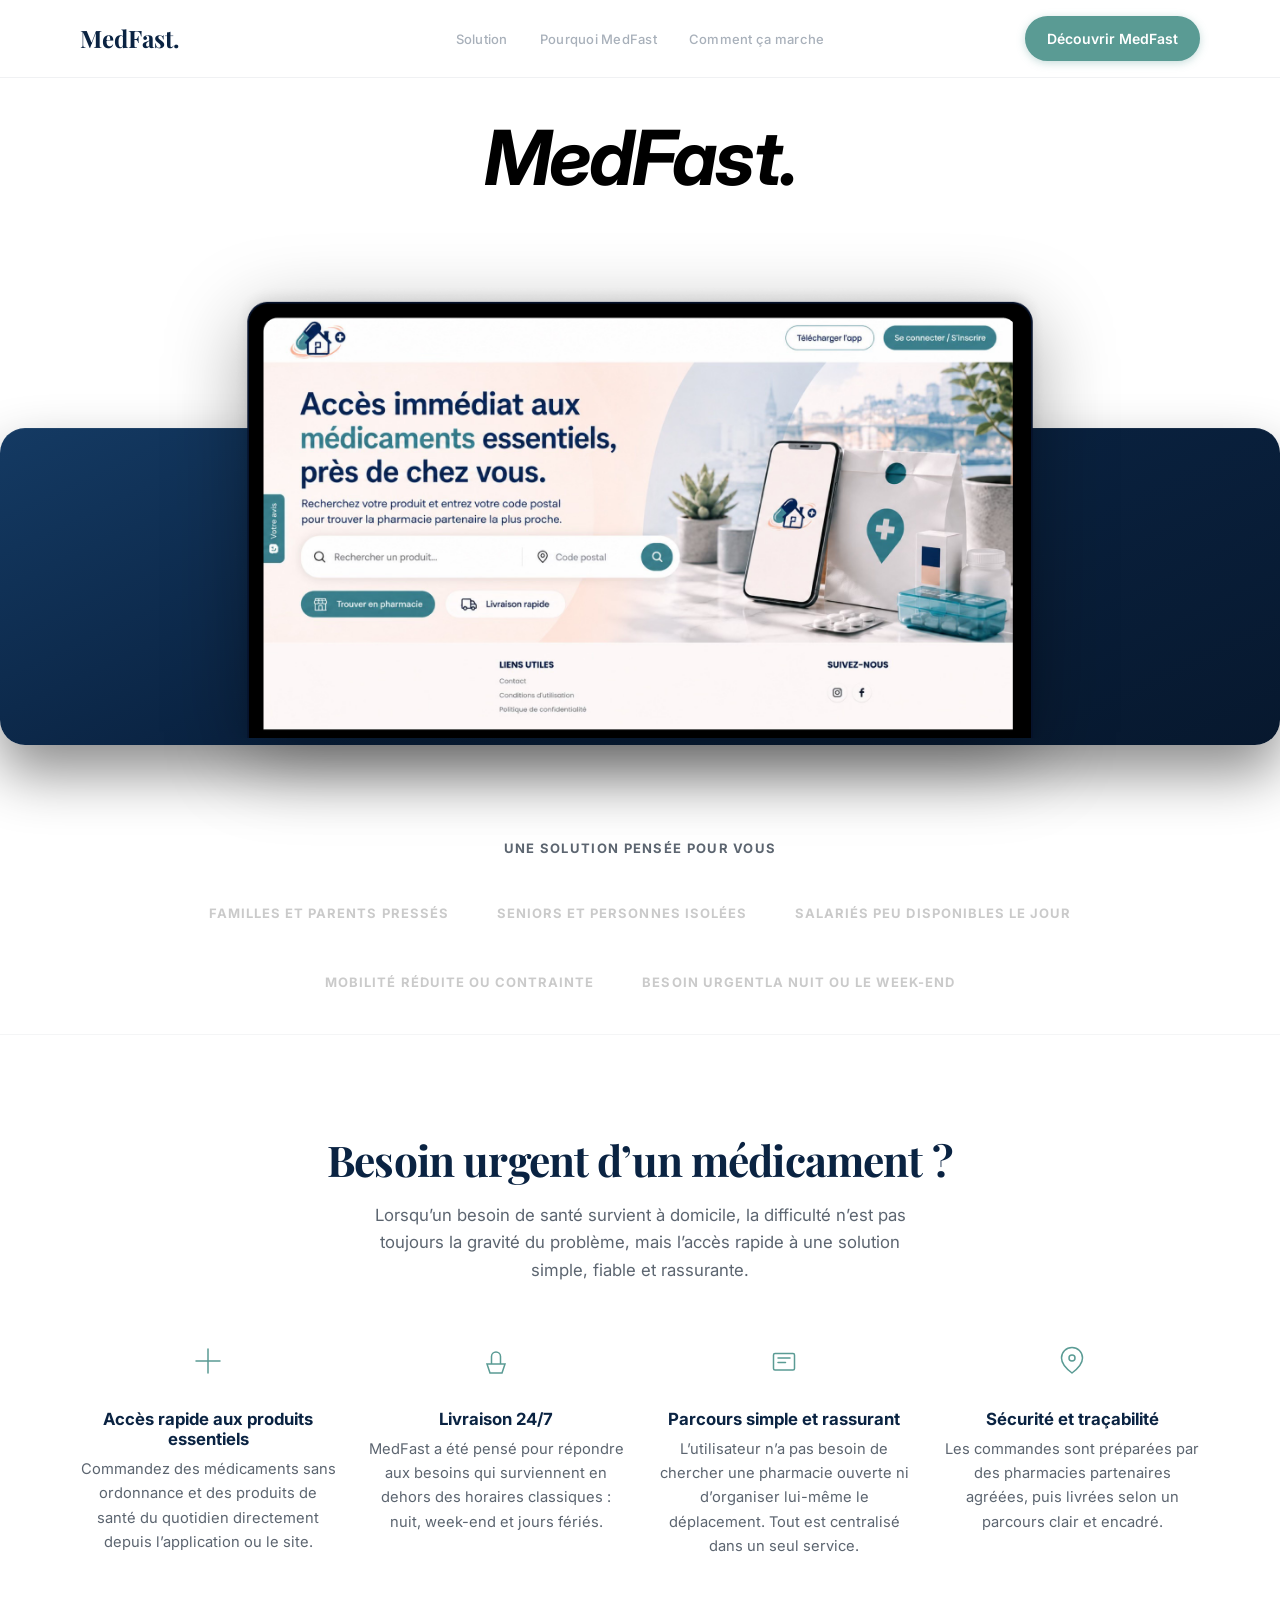
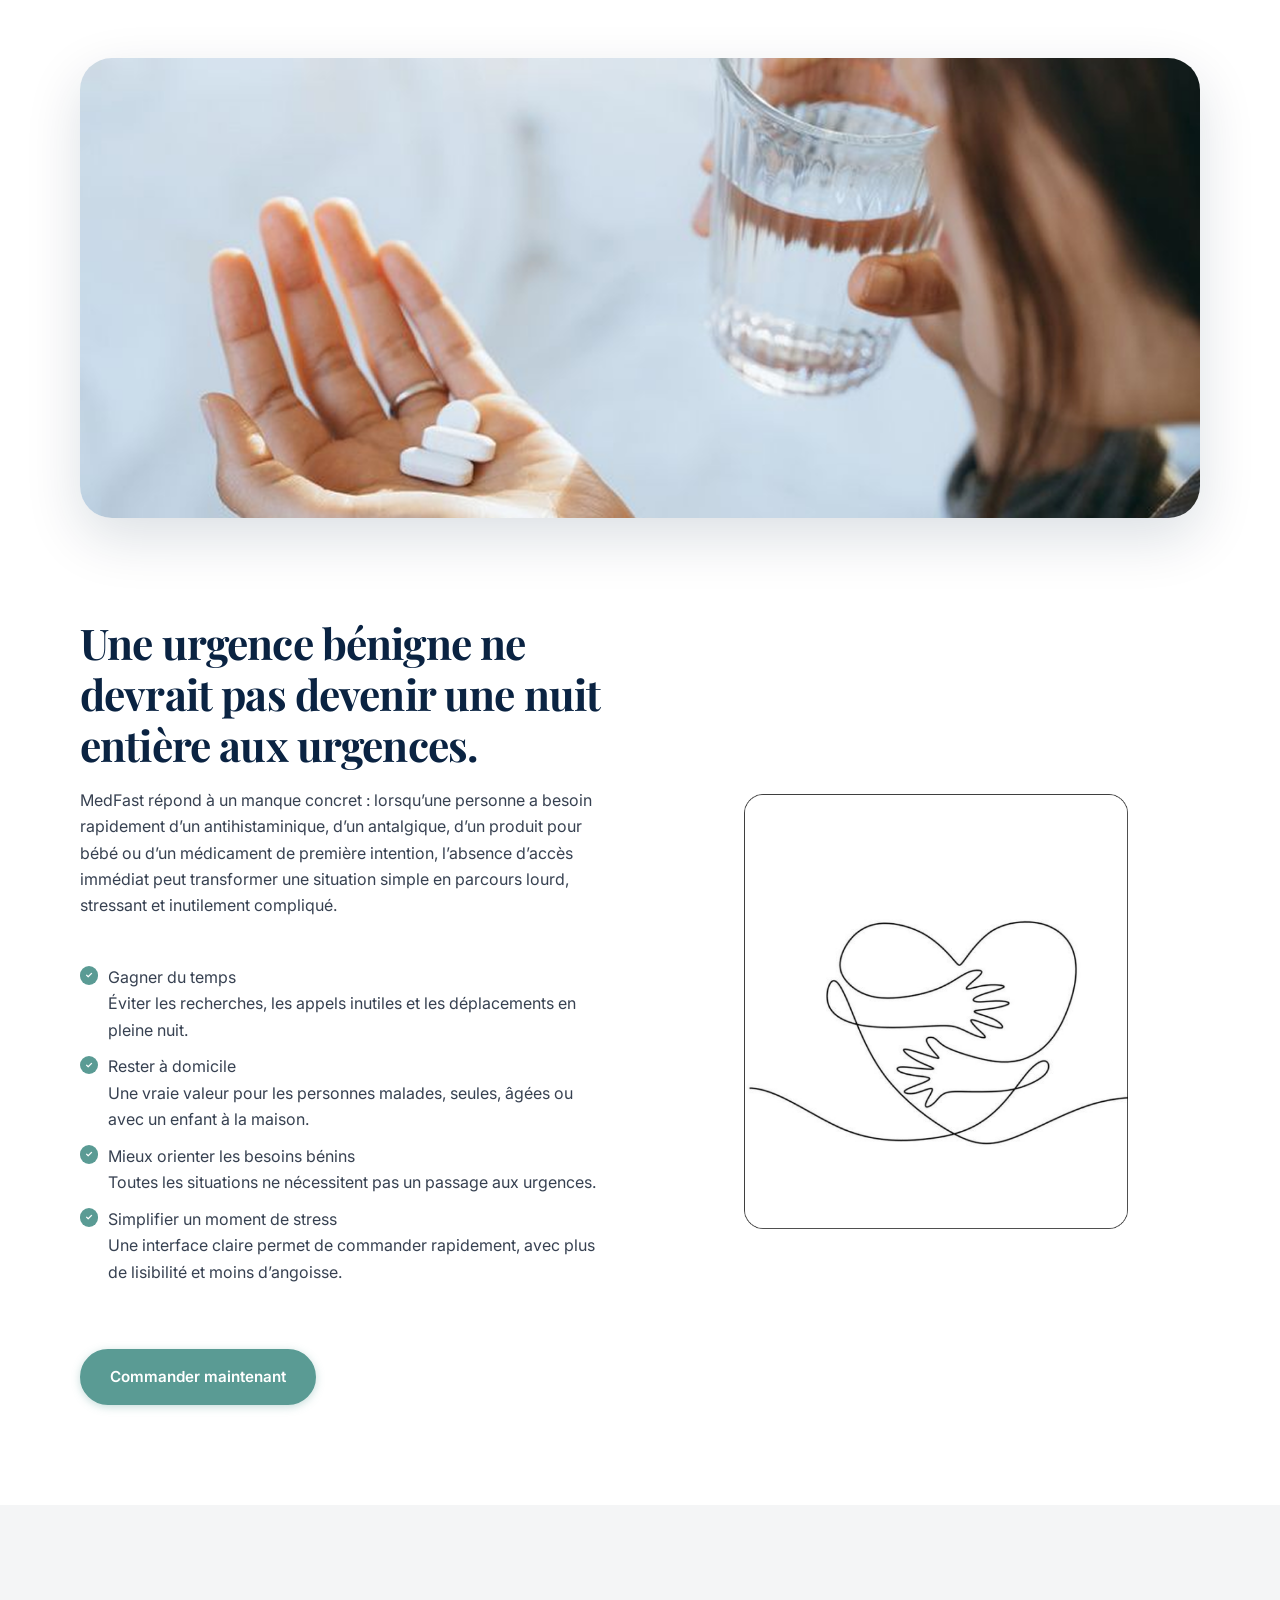
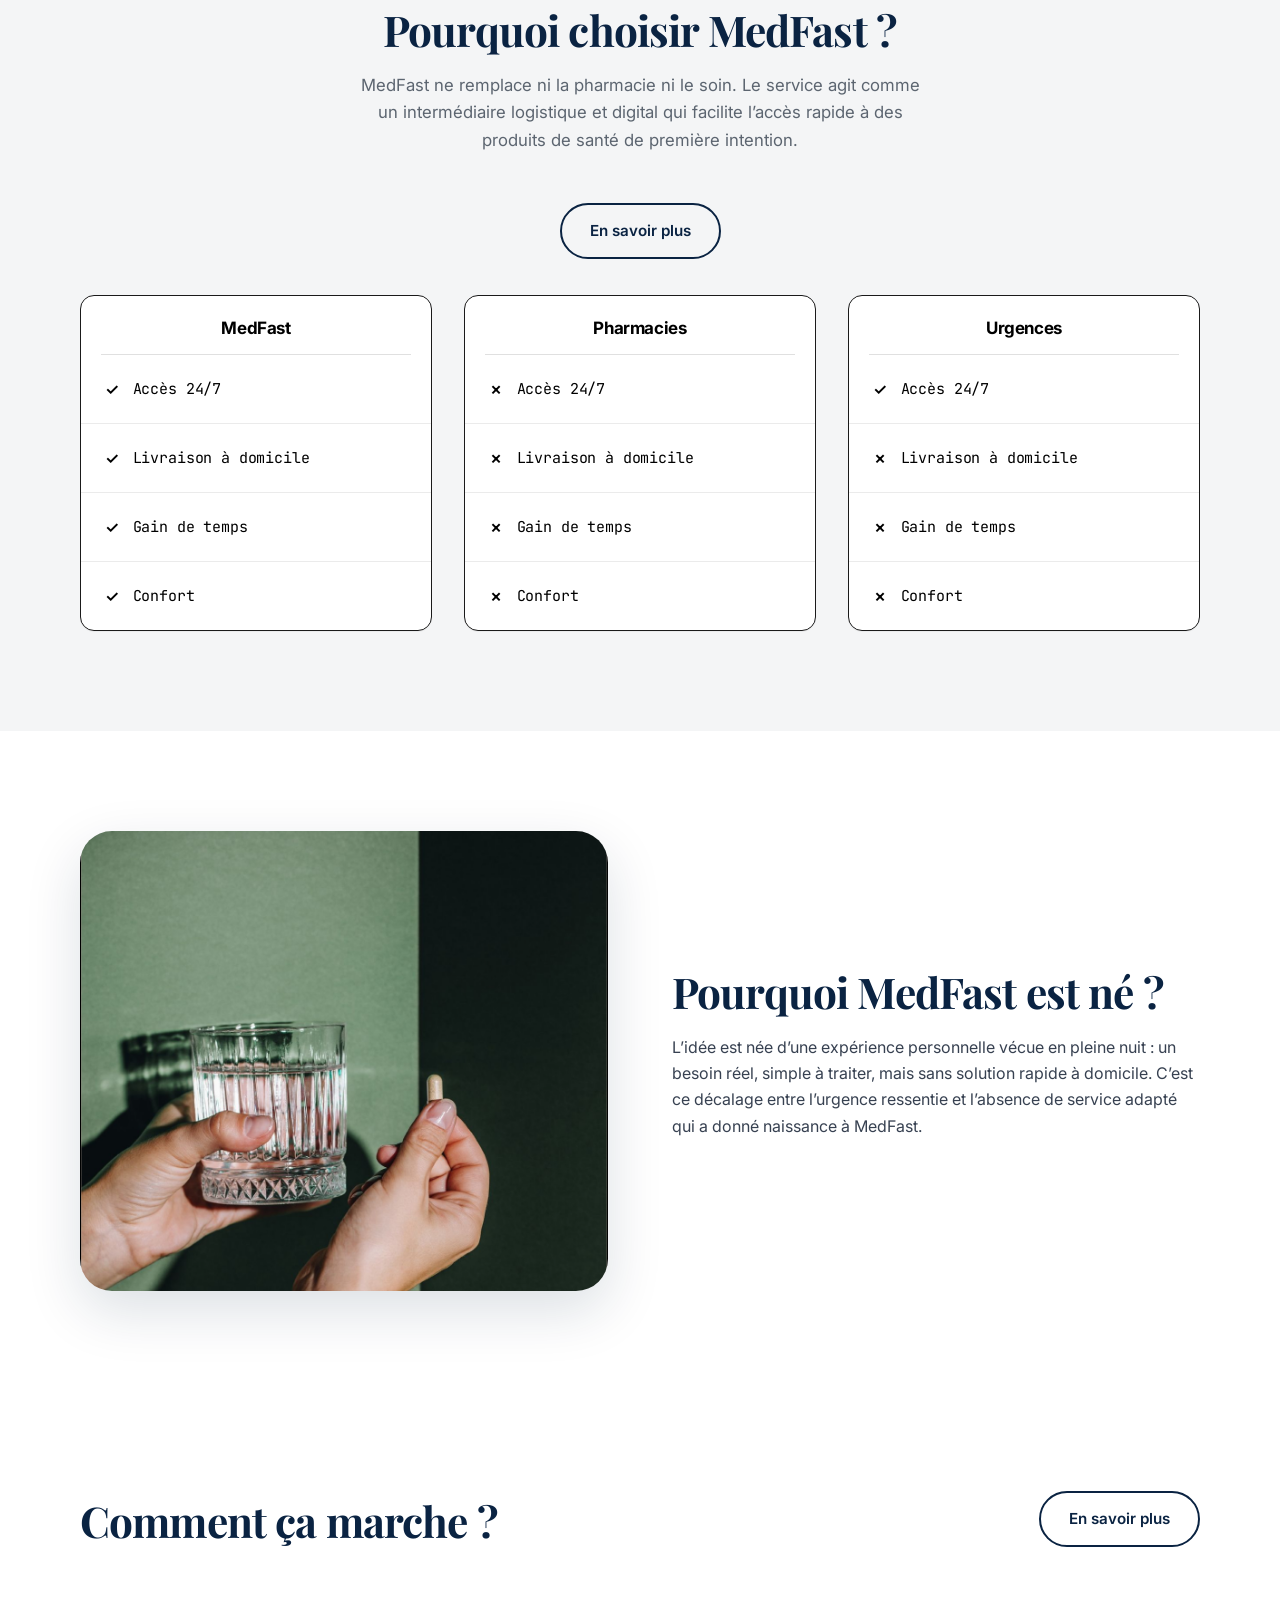
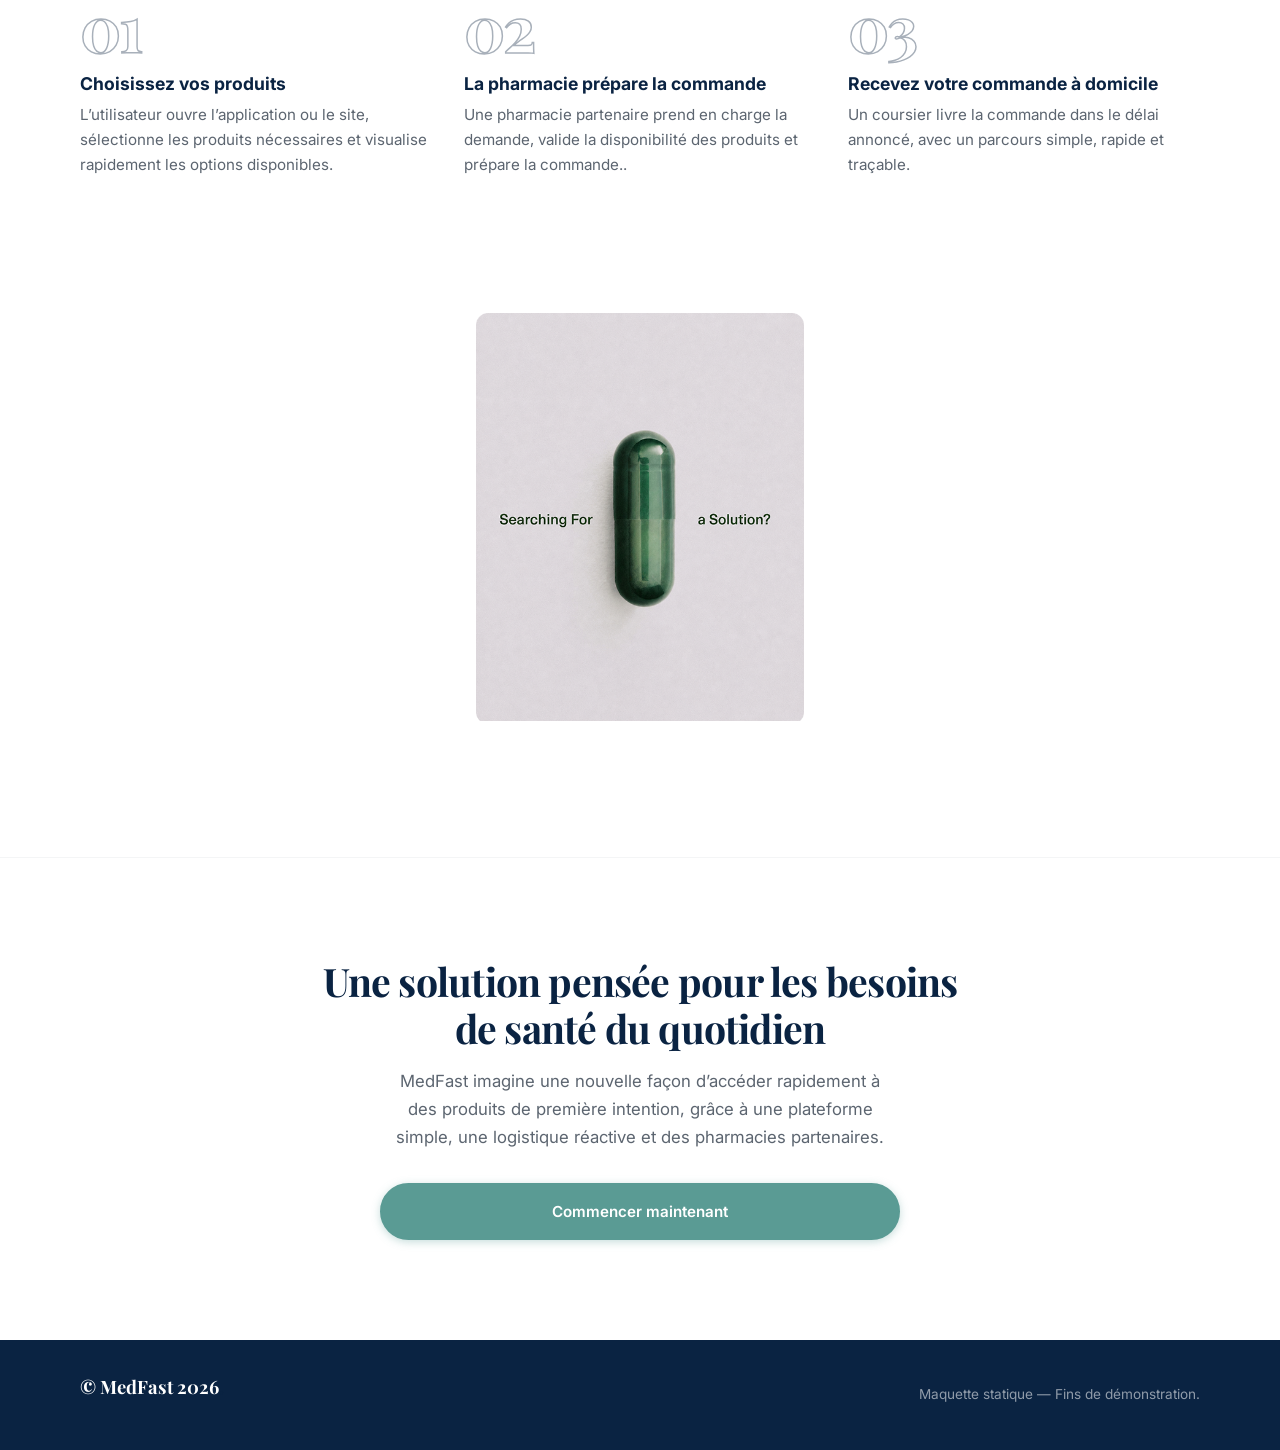
<file: index.html>
<!DOCTYPE html>
<html lang="fr">
<head>
  <meta charset="UTF-8" />
  <meta name="viewport" content="width=device-width, initial-scale=1.0" />
  <title>MedFast — Santé à portée de main</title>
  <link rel="preconnect" href="https://fonts.googleapis.com" />
  <link rel="preconnect" href="https://fonts.gstatic.com" crossorigin />
  <link href="https://fonts.googleapis.com/css2?family=Inter:wght@400;500;600;700&family=JetBrains+Mono:wght@400;500&family=Playfair+Display:ital,wght@0,600;0,700;1,600&display=swap" rel="stylesheet" />
  <link rel="stylesheet" href="styles.css" />
</head>
<body>
  <header class="site-header">
    <div class="container header-inner">
      <a href="#accueil" class="logo">MedFast<span class="logo-dot">.</span></a>
      <button type="button" class="nav-toggle" aria-label="Ouvrir le menu" aria-expanded="false">
        <span></span><span></span><span></span>
      </button>
      <nav class="main-nav" aria-label="Navigation principale">
        <ul>
          <li><a href="#solution">Solution</a></li>
          <li><a href="#pourquoi-medfast">Pourquoi MedFast</a></li>
          <li><a href="#comment-ca-marche">Comment ça marche</a></li>
        </ul>
      </nav>
      <a href="#solution" class="btn btn--sm btn--primary header-cta">Découvrir MedFast</a>
    </div>
  </header>

  <main>
    <section id="accueil" class="hero hero--showcase" aria-labelledby="hero-brand-heading">
      <div class="container hero-showcase-inner">
        <h1 id="hero-brand-heading" class="hero-brand-title">
          MedFast<span class="hero-brand-dot">.</span>
        </h1>
      </div>
      <div class="hero-device-stage">
        <div class="hero-blue-panel" aria-hidden="true"></div>
        <div class="hero-device-wrap">
          <img
            class="hero-device-img hero-device-img--tablet"
            src="images/Ipad.png"
            alt="Aperçu de l’application MedFast sur tablette"
            width="1200"
            height="900"
            decoding="async"
          />
          <img
            class="hero-device-img hero-device-img--phone"
            src="images/iPhone.png"
            alt="Aperçu de l’application MedFast sur téléphone"
            width="600"
            height="1200"
            decoding="async"
          />
        </div>
      </div>
    </section>

    <section class="partners partners--audience" aria-labelledby="audience-heading">
      <div class="container partners-stack">
        <h2 id="audience-heading" class="partners-heading">Une solution pensée pour vous</h2>
        <div class="partners-row">
          <span class="partner-logo">Familles et parents pressés</span>
          <span class="partner-logo">Seniors et personnes isolées</span>
          <span class="partner-logo">Salariés peu disponibles le jour</span>
          <span class="partner-logo">Mobilité réduite ou contrainte</span>
          <span class="partner-logo">Besoin urgentla nuit ou le week-end</span>
        </div>
      </div>
    </section>

    <section id="solution" class="section section--pharmacist">
      <div class="container">
        <h2 class="section-title">Besoin urgent d’un médicament ?</h2>
        <p class="section-lead">
          Lorsqu’un besoin de santé survient à domicile, la difficulté n’est pas toujours la gravité du problème, mais l’accès rapide à une solution simple, fiable et rassurante.
        </p>
        <div class="grid grid--4">
          <article class="feature-card">
            <div class="feature-icon" aria-hidden="true">
              <svg viewBox="0 0 48 48" fill="none"><path d="M24 8v32M8 24h32" stroke="currentColor" stroke-width="2" stroke-linecap="round"/></svg>
            </div>
            <h3>Accès rapide aux produits essentiels</h3>
            <p>Commandez des médicaments sans ordonnance et des produits de santé du quotidien directement depuis l’application ou le site.</p>
          </article>
          <article class="feature-card">
            <div class="feature-icon" aria-hidden="true">
              <svg viewBox="0 0 48 48" fill="none"><path d="M12 28h24l-4 12H16l-4-12z" stroke="currentColor" stroke-width="2"/><path d="M18 28V18a6 6 0 1112 0v10" stroke="currentColor" stroke-width="2"/></svg>
            </div>
            <h3>Livraison 24/7</h3>
            <p>MedFast a été pensé pour répondre aux besoins qui surviennent en dehors des horaires classiques : nuit, week-end et jours fériés.</p>
          </article>
          <article class="feature-card">
            <div class="feature-icon" aria-hidden="true">
              <svg viewBox="0 0 48 48" fill="none"><rect x="10" y="14" width="28" height="22" rx="2" stroke="currentColor" stroke-width="2"/><path d="M16 20h16M16 26h10" stroke="currentColor" stroke-width="2" stroke-linecap="round"/></svg>
            </div>
            <h3>Parcours simple et rassurant</h3>
            <p>L’utilisateur n’a pas besoin de chercher une pharmacie ouverte ni d’organiser lui-même le déplacement. Tout est centralisé dans un seul service.</p>
          </article>
          <article class="feature-card">
            <div class="feature-icon" aria-hidden="true">
              <svg viewBox="0 0 48 48" fill="none"><path d="M24 40c8-6 14-12 14-20a14 14 0 10-28 0c0 8 6 14 14 20z" stroke="currentColor" stroke-width="2"/><circle cx="24" cy="20" r="4" stroke="currentColor" stroke-width="2"/></svg>
            </div>
            <h3>Sécurité et traçabilité</h3>
            <p>Les commandes sont préparées par des pharmacies partenaires agréées, puis livrées selon un parcours clair et encadré.</p>
          </article>
        </div>
      </div>
    </section>

    <section class="banner-img">
      <div class="container">
        <figure class="rounded-photo">
          <img src=".\images\need 1.png" alt="" width="1400" height="560" loading="lazy" />
        </figure>
      </div>
    </section>

    <section class="section section--urgency">
      <div class="container split">
        <div class="split__text">
          <h2 class="section-title section-title--left">Une urgence bénigne ne devrait pas devenir une nuit entière aux urgences.</h2>
          <p>
            MedFast répond à un manque concret : lorsqu’une personne a besoin rapidement d’un antihistaminique, d’un antalgique, d’un produit pour bébé ou d’un médicament de première intention, l’absence d’accès immédiat peut transformer une situation simple en parcours lourd, stressant et inutilement compliqué.
          </p>
          <ul class="check-list">
            <li>Gagner du temps <br /> Éviter les recherches, les appels inutiles et les déplacements en pleine nuit.</li>
            <li>Rester à domicile <br /> Une vraie valeur pour les personnes malades, seules, âgées ou avec un enfant à la maison.</li>
            <li>Mieux orienter les besoins bénins <br />Toutes les situations ne nécessitent pas un passage aux urgences.</li>
            <li>Simplifier un moment de stress <br />Une interface claire permet de commander rapidement, avec plus de lisibilité et moins d’angoisse.</li>
          </ul>
          <a href="commander.html" class="btn btn--primary">Commander maintenant</a>
        </div>
        <div class="split__visual split__visual--heart" aria-hidden="true">
          <figure class="split__figure">
            <img src=".\images\Image2.png" alt="" width="640" height="800" loading="lazy" />
          </figure>
        </div>
      </div>
    </section>

    <section id="pourquoi-medfast" class="section section--why section--muted">
      <div class="container">
        <h2 class="section-title">Pourquoi choisir MedFast&nbsp;?</h2>
        <p class="section-lead">MedFast ne remplace ni la pharmacie ni le soin. Le service agit comme un intermédiaire logistique et digital qui facilite l’accès rapide à des produits de santé de première intention.</p>
        <div class="why-cta-wrap">
          <a href="#" class="btn btn--outline">En savoir plus</a>
        </div>

        <div class="why-cards">
          <div class="accordion accordion--boxed accordion--static" role="region" aria-labelledby="benefit-card-medfast">
            <h3 id="benefit-card-medfast" class="accordion-card-title">MedFast</h3>
            <div class="accordion-card-divider" aria-hidden="true"></div>
            <ul class="accordion-static-list">
              <li class="accordion-static-row">
                <span class="accordion-check" aria-hidden="true">✓</span>
                <span class="accordion-label">Accès 24/7</span>
              </li>
              <li class="accordion-static-row">
                <span class="accordion-check" aria-hidden="true">✓</span>
                <span class="accordion-label">Livraison à domicile</span>
              </li>
              <li class="accordion-static-row">
                <span class="accordion-check" aria-hidden="true">✓</span>
                <span class="accordion-label">Gain de temps</span>
              </li>
              <li class="accordion-static-row">
                <span class="accordion-check" aria-hidden="true">✓</span>
                <span class="accordion-label">Confort</span>
              </li>
            </ul>
          </div>

          <div class="accordion accordion--boxed accordion--static" role="region" aria-labelledby="benefit-card-pharmacies">
            <h3 id="benefit-card-pharmacies" class="accordion-card-title">Pharmacies</h3>
            <div class="accordion-card-divider" aria-hidden="true"></div>
            <ul class="accordion-static-list">
              <li class="accordion-static-row">
                <span class="accordion-check" aria-hidden="true">✗</span>
                <span class="accordion-label">Accès 24/7</span>
              </li>
              <li class="accordion-static-row">
                <span class="accordion-check" aria-hidden="true">✗</span>
                <span class="accordion-label">Livraison à domicile</span>
              </li>
              <li class="accordion-static-row">
                <span class="accordion-check" aria-hidden="true">✗</span>
                <span class="accordion-label">Gain de temps</span>
              </li>
              <li class="accordion-static-row">
                <span class="accordion-check" aria-hidden="true">✗</span>
                <span class="accordion-label">Confort</span>
              </li>
            </ul>
          </div>

          <div class="accordion accordion--boxed accordion--static" role="region" aria-labelledby="benefit-card-urgences">
            <h3 id="benefit-card-urgences" class="accordion-card-title">Urgences</h3>
            <div class="accordion-card-divider" aria-hidden="true"></div>
            <ul class="accordion-static-list">
              <li class="accordion-static-row">
                <span class="accordion-check" aria-hidden="true">✓</span>
                <span class="accordion-label">Accès 24/7</span>
              </li>
              <li class="accordion-static-row">
                <span class="accordion-check" aria-hidden="true">✗</span>
                <span class="accordion-label">Livraison à domicile</span>
              </li>
              <li class="accordion-static-row">
                <span class="accordion-check" aria-hidden="true">✗</span>
                <span class="accordion-label">Gain de temps</span>
              </li>
              <li class="accordion-static-row">
                <span class="accordion-check" aria-hidden="true">✗</span>
                <span class="accordion-label">Confort</span>
              </li>
            </ul>
          </div>
        </div>

      </div>
    </section>

    <section class="section section--feature-split">
      <div class="container split split--reverse-mobile">
        <figure class="rounded-photo split__figure">
          <img src=".\images\Image.png" alt="" width="640" height="800" loading="lazy" />
        </figure>
        <div class="split__text">
          <h2 class="section-title section-title--left">Pourquoi MedFast est né ? </h2>
          <p>
            L’idée est née d’une expérience personnelle vécue en pleine nuit : un besoin réel, simple à traiter, mais sans solution rapide à domicile. C’est ce décalage entre l’urgence ressentie et l’absence de service adapté qui a donné naissance à MedFast.
          </p>
        </div>
      </div>
    </section>

    <section id="comment-ca-marche" class="section section--process">
      <div class="container">
        <div class="process-head">
          <h2 class="section-title section-title--left">Comment ça marche&nbsp;?</h2>
          <a href="#" class="btn btn--outline process-signup">En savoir plus </a>
        </div>
        <div class="grid grid--3 process-grid">
          <article class="process-step">
            <span class="process-num">01</span>
            <h3>Choisissez vos produits</h3>
            <p>L’utilisateur ouvre l’application ou le site, sélectionne les produits nécessaires et visualise rapidement les options disponibles.</p>
          </article>
          <article class="process-step">
            <span class="process-num">02</span>
            <h3>La pharmacie prépare la commande</h3>
            <p>Une pharmacie partenaire prend en charge la demande, valide la disponibilité des produits et prépare la commande..</p>
          </article>
          <article class="process-step">
            <span class="process-num">03</span>
            <h3>Recevez votre commande à domicile</h3>
            <p>Un coursier livre la commande dans le délai annoncé, avec un parcours simple, rapide et traçable.</p>
          </article>
        </div>
      </div>
    </section>

    <section class="section pill-showcase">
      <div class="container pill-showcase-inner">
        <div class="pill-frame">
          <img src=".\images\ChatGPT Image May 4, 2026 at 11_13_25 AM 1.png" alt="" width="600" height="600" loading="lazy" />
        </div>
      </div>
    </section>

    <section class="footer-cta">
      <div class="container footer-cta-inner">
        <h2 class="footer-cta-title">Une solution pensée pour les besoins de santé du quotidien</h2>
        <p class="footer-cta-lead text-muted">
          MedFast imagine une nouvelle façon d’accéder rapidement à des produits de première intention, grâce à une plateforme simple, une logistique réactive et des pharmacies partenaires.
        </p>
        <a href="commander.html" class="btn btn--primary btn--wide">Commencer maintenant</a>
      </div>
    </section>
  </main>

  <footer class="site-footer">
    <div class="container footer-bottom">
      <p class="logo logo--small">© MedFast 2026<span class="logo-dot">.</span></p>
      <p class="copyright text-muted">Maquette statique — Fins de démonstration.</p>
    </div>
  </footer>

  <script src="script.js"></script>
</body>
</html>
</file>
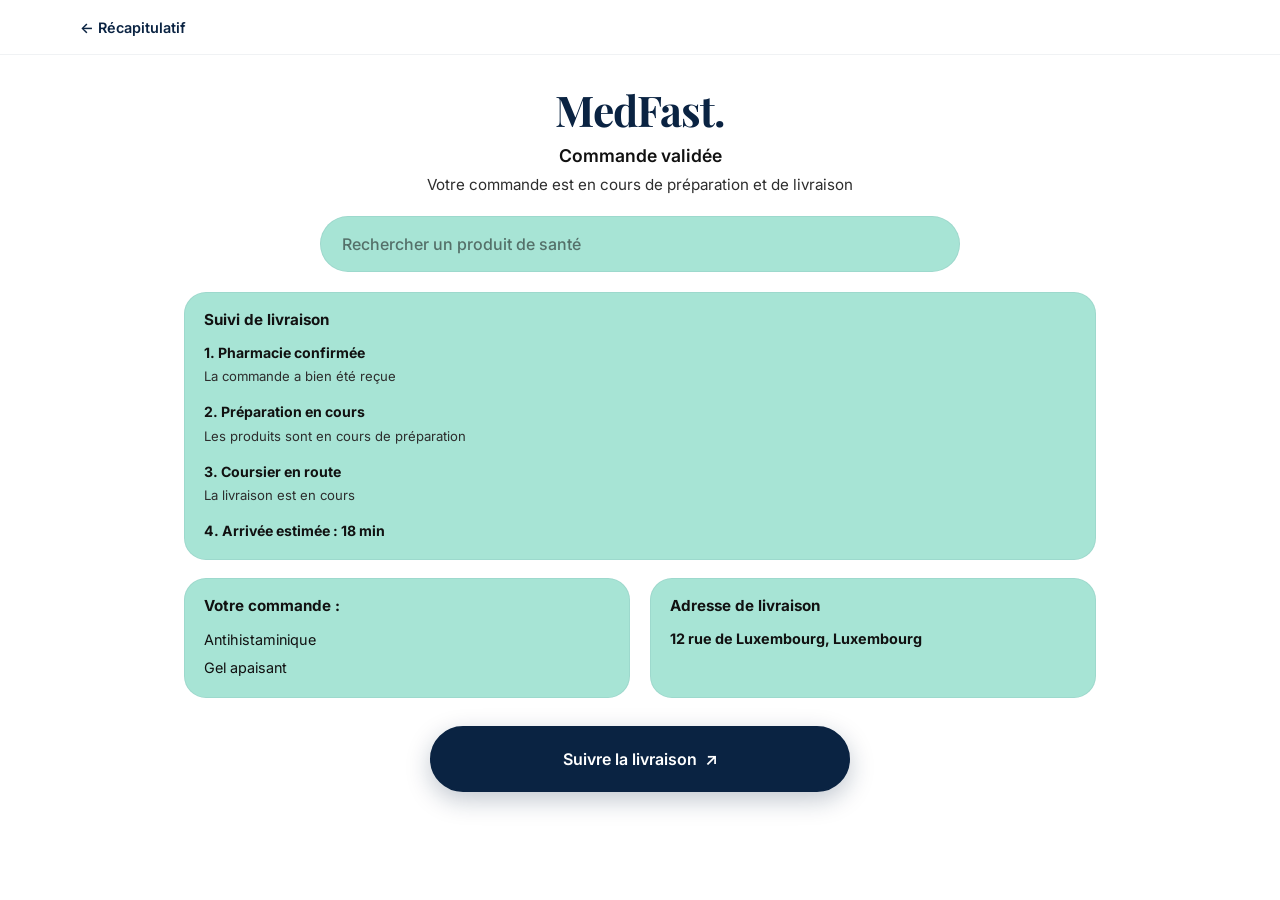
<file: commande-validee.html>
<!DOCTYPE html>
<html lang="fr">
<head>
  <meta charset="UTF-8" />
  <meta name="viewport" content="width=device-width, initial-scale=1.0" />
  <title>Commande validée — MedFast</title>
  <link rel="preconnect" href="https://fonts.googleapis.com" />
  <link rel="preconnect" href="https://fonts.gstatic.com" crossorigin />
  <link href="https://fonts.googleapis.com/css2?family=Inter:wght@400;500;600;700&family=Playfair+Display:ital,wght@0,600;0,700;1,600&display=swap" rel="stylesheet" />
  <link rel="stylesheet" href="styles.css" />
</head>
<body class="page-confirm">
  <header class="catalog-header">
    <div class="catalog-header-inner">
      <a href="recapitulatif.html" class="catalog-back">← Récapitulatif</a>
    </div>
  </header>

  <main class="confirm-main" id="commande-validee">
    <div class="confirm-wrap">
      <header class="confirm-head">
        <p class="confirm-logo">MedFast<span class="catalog-logo-dot">.</span></p>
        <h1 class="confirm-title">Commande validée</h1>
        <p class="confirm-subtitle">
          Votre commande est en cours de préparation et de livraison
        </p>
      </header>

      <form class="confirm-search" role="search" action="#" method="get">
        <label class="visually-hidden" for="confirm-q">Rechercher un produit de santé</label>
        <input
          id="confirm-q"
          class="confirm-search-input"
          type="search"
          name="q"
          placeholder="Rechercher un produit de santé"
          autocomplete="off"
        />
      </form>

      <div class="confirm-blocks">
        <section class="recap-card confirm-card" aria-labelledby="confirm-track-heading">
          <h2 id="confirm-track-heading" class="confirm-card-title">Suivi de livraison</h2>
          <ol class="confirm-steps">
            <li class="confirm-step">
              <span class="confirm-step-label">1. Pharmacie confirmée</span>
              <p class="confirm-step-desc">La commande a bien été reçue</p>
            </li>
            <li class="confirm-step">
              <span class="confirm-step-label">2. Préparation en cours</span>
              <p class="confirm-step-desc">Les produits sont en cours de préparation</p>
            </li>
            <li class="confirm-step">
              <span class="confirm-step-label">3. Coursier en route</span>
              <p class="confirm-step-desc">La livraison est en cours</p>
            </li>
            <li class="confirm-step confirm-step--compact">
              <span class="confirm-step-label">4. Arrivée estimée&nbsp;: 18 min</span>
            </li>
          </ol>
        </section>

        <div class="confirm-row">
          <section class="recap-card confirm-card" aria-labelledby="confirm-order-heading">
            <h2 id="confirm-order-heading" class="confirm-card-title">Votre commande&nbsp;:</h2>
            <ul class="confirm-order-list">
              <li>Antihistaminique</li>
              <li>Gel apaisant</li>
            </ul>
          </section>

          <section class="recap-card confirm-card" aria-labelledby="confirm-addr-heading">
            <h2 id="confirm-addr-heading" class="confirm-card-title">Adresse de livraison</h2>
            <p class="confirm-address">12 rue de Luxembourg, Luxembourg</p>
          </section>
        </div>
      </div>

      <a href="#" class="recap-cta confirm-cta">
        Suivre la livraison
        <span class="catalog-cta-icon" aria-hidden="true">↗</span>
      </a>
    </div>
  </main>

  <script src="script.js"></script>
</body>
</html>
</file>
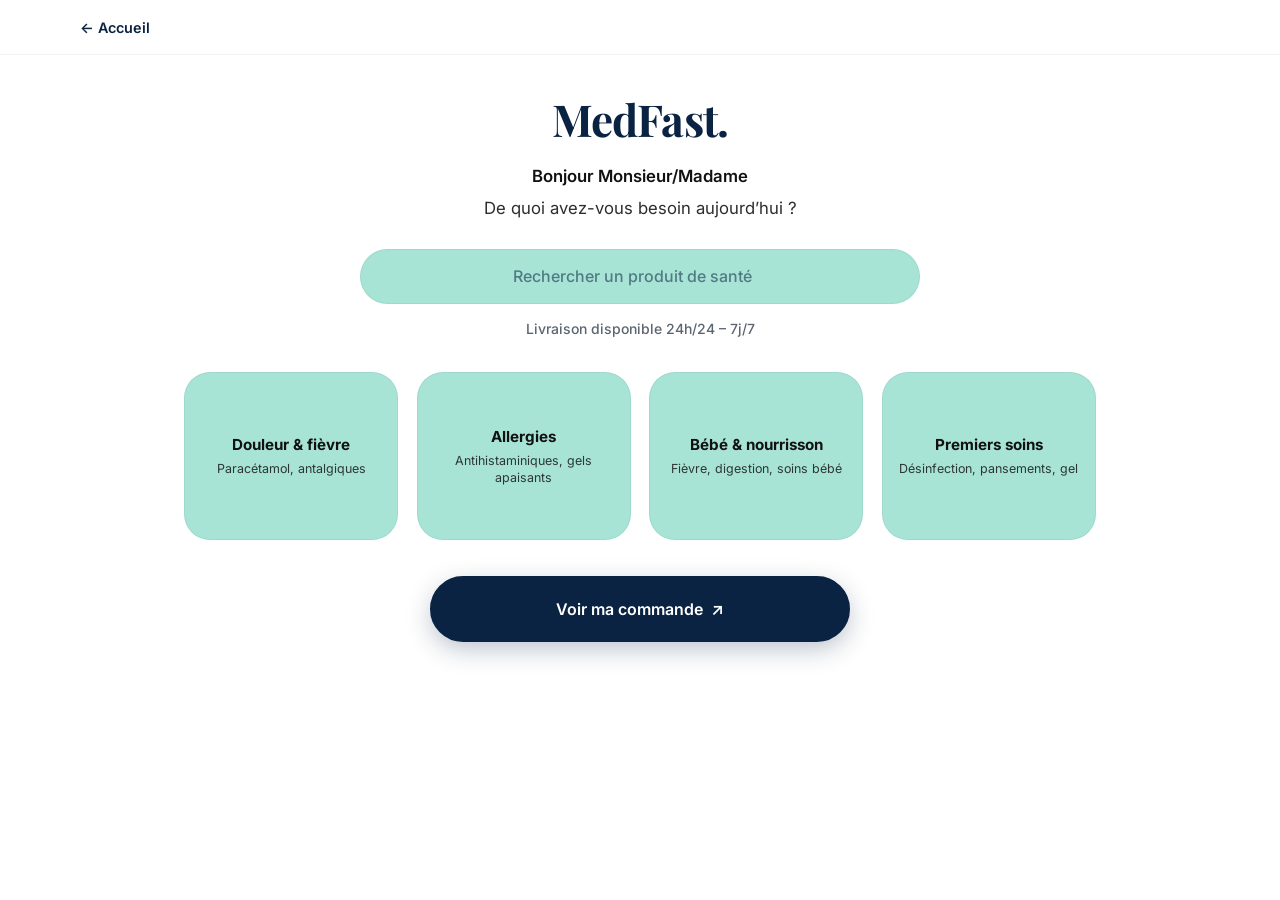
<file: commander.html>
<!DOCTYPE html>
<html lang="fr">
<head>
  <meta charset="UTF-8" />
  <meta name="viewport" content="width=device-width, initial-scale=1.0" />
  <title>Commander — MedFast</title>
  <link rel="preconnect" href="https://fonts.googleapis.com" />
  <link rel="preconnect" href="https://fonts.gstatic.com" crossorigin />
  <link href="https://fonts.googleapis.com/css2?family=Inter:wght@400;500;600;700&family=Playfair+Display:ital,wght@0,600;0,700;1,600&display=swap" rel="stylesheet" />
  <link rel="stylesheet" href="styles.css" />
</head>
<body class="page-commander">
  <header class="catalog-header">
    <div class="catalog-header-inner">
      <a href="index.html" class="catalog-back">← Accueil</a>
    </div>
  </header>

  <main class="catalog-main" id="commander">
    <div class="catalog-wrap">
      <h1 class="catalog-logo">MedFast<span class="catalog-logo-dot">.</span></h1>
      <p class="catalog-greet">Bonjour Monsieur/Madame</p>
      <p class="catalog-prompt">De quoi avez-vous besoin aujourd’hui&nbsp;?</p>

      <form class="catalog-search" role="search" action="#" method="get">
        <label class="visually-hidden" for="catalog-q">Rechercher un produit de santé</label>
        <input
          id="catalog-q"
          class="catalog-search-input"
          type="search"
          name="q"
          placeholder="Rechercher un produit de santé"
          autocomplete="off"
        />
      </form>

      <p class="catalog-delivery">Livraison disponible 24h/24 – 7j/7</p>

      <ul class="catalog-grid">
        <li>
          <a href="#" class="catalog-tile">
            <span class="catalog-tile-title">Douleur &amp; fièvre</span>
            <span class="catalog-tile-desc">Paracétamol, antalgiques</span>
          </a>
        </li>
        <li>
          <a href="#" class="catalog-tile">
            <span class="catalog-tile-title">Allergies</span>
            <span class="catalog-tile-desc">Antihistaminiques, gels apaisants</span>
          </a>
        </li>
        <li>
          <a href="#" class="catalog-tile">
            <span class="catalog-tile-title">Bébé &amp; nourrisson</span>
            <span class="catalog-tile-desc">Fièvre, digestion, soins bébé</span>
          </a>
        </li>
        <li>
          <a href="#" class="catalog-tile">
            <span class="catalog-tile-title">Premiers soins</span>
            <span class="catalog-tile-desc">Désinfection, pansements, gel</span>
          </a>
        </li>
      </ul>

      <a href="recapitulatif.html" class="catalog-cta">
        Voir ma commande
        <span class="catalog-cta-icon" aria-hidden="true">↗</span>
      </a>
    </div>
  </main>

  <script src="script.js"></script>
</body>
</html>
</file>
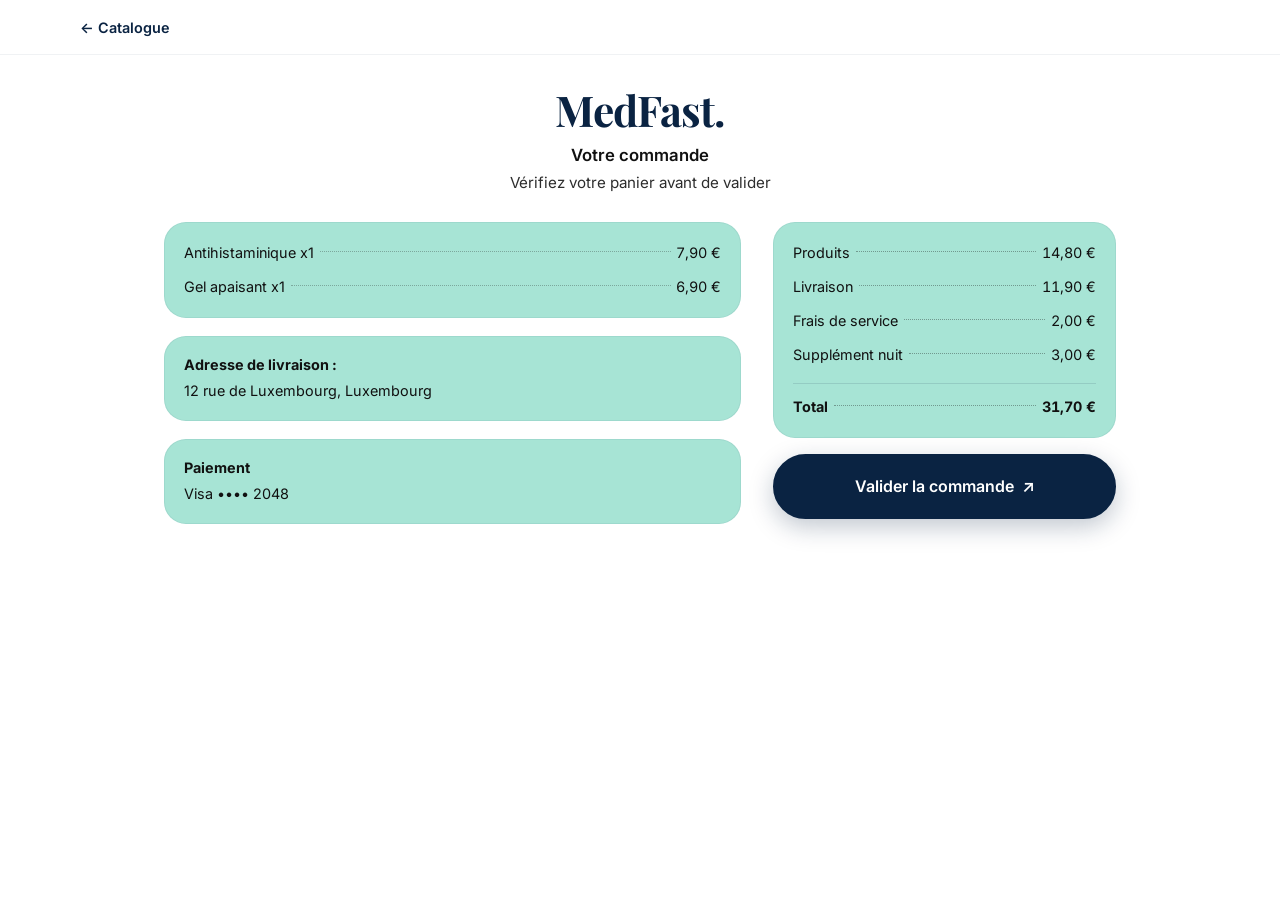
<file: recapitulatif.html>
<!DOCTYPE html>
<html lang="fr">
<head>
  <meta charset="UTF-8" />
  <meta name="viewport" content="width=device-width, initial-scale=1.0" />
  <title>Votre commande — MedFast</title>
  <link rel="preconnect" href="https://fonts.googleapis.com" />
  <link rel="preconnect" href="https://fonts.gstatic.com" crossorigin />
  <link href="https://fonts.googleapis.com/css2?family=Inter:wght@400;500;600;700&family=Playfair+Display:ital,wght@0,600;0,700;1,600&display=swap" rel="stylesheet" />
  <link rel="stylesheet" href="styles.css" />
</head>
<body class="page-recap">
  <header class="catalog-header">
    <div class="catalog-header-inner">
      <a href="commander.html" class="catalog-back">← Catalogue</a>
    </div>
  </header>

  <main class="recap-main" id="recapitulatif">
    <div class="recap-wrap">
      <header class="recap-head">
        <p class="recap-logo">MedFast<span class="catalog-logo-dot">.</span></p>
        <h1 class="recap-title">Votre commande</h1>
        <p class="recap-subtitle">Vérifiez votre panier avant de valider</p>
      </header>

      <div class="recap-stack">
        <section class="recap-card recap-items" aria-labelledby="recap-items-heading">
          <h3 id="recap-items-heading" class="visually-hidden">Articles</h3>
          <ul class="recap-lines recap-lines--plain">
            <li class="recap-line">
              <span class="recap-line-label">Antihistaminique x1</span>
              <span class="recap-line-leader" aria-hidden="true"></span>
              <span class="recap-line-value">7,90&nbsp;€</span>
            </li>
            <li class="recap-line">
              <span class="recap-line-label">Gel apaisant x1</span>
              <span class="recap-line-leader" aria-hidden="true"></span>
              <span class="recap-line-value">6,90&nbsp;€</span>
            </li>
          </ul>
        </section>

        <aside class="recap-aside" aria-label="Montants et validation">
          <section class="recap-card recap-totals" aria-labelledby="recap-totals-heading">
            <h3 id="recap-totals-heading" class="visually-hidden">Détail des prix</h3>
            <ul class="recap-lines recap-lines--dotted">
              <li class="recap-line">
                <span class="recap-line-label">Produits</span>
                <span class="recap-line-leader" aria-hidden="true"></span>
                <span class="recap-line-value">14,80&nbsp;€</span>
              </li>
              <li class="recap-line">
                <span class="recap-line-label">Livraison</span>
                <span class="recap-line-leader" aria-hidden="true"></span>
                <span class="recap-line-value">11,90&nbsp;€</span>
              </li>
              <li class="recap-line">
                <span class="recap-line-label">Frais de service</span>
                <span class="recap-line-leader" aria-hidden="true"></span>
                <span class="recap-line-value">2,00&nbsp;€</span>
              </li>
              <li class="recap-line">
                <span class="recap-line-label">Supplément nuit</span>
                <span class="recap-line-leader" aria-hidden="true"></span>
                <span class="recap-line-value">3,00&nbsp;€</span>
              </li>
              <li class="recap-line recap-line--total">
                <span class="recap-line-label">Total</span>
                <span class="recap-line-leader" aria-hidden="true"></span>
                <span class="recap-line-value">31,70&nbsp;€</span>
              </li>
            </ul>
          </section>
          <a href="commande-validee.html" class="recap-cta">
            Valider la commande
            <span class="catalog-cta-icon" aria-hidden="true">↗</span>
          </a>
        </aside>

        <section class="recap-card recap-address" aria-labelledby="recap-addr-heading">
          <h3 id="recap-addr-heading" class="recap-card-heading">Adresse de livraison&nbsp;:</h3>
          <p class="recap-card-body">12 rue de Luxembourg, Luxembourg</p>
        </section>

        <section class="recap-card recap-payment" aria-labelledby="recap-pay-heading">
          <h3 id="recap-pay-heading" class="recap-card-heading">Paiement</h3>
          <p class="recap-card-body">Visa •••• 2048</p>
        </section>
      </div>
    </div>
  </main>

  <script src="script.js"></script>
</body>
</html>
</file>
<file: styles.css>
/* MedFast — maquette desktop + mobile */

:root {
  --navy: #0a2342;
  --navy-deep: #07172c;
  --teal: #5a9b94;
  --teal-hover: #4d8781;
  --white: #ffffff;
  --gray-100: #f4f5f6;
  --gray-400: #a8b0ba;
  --gray-600: #5c6570;
  --gray-800: #374151;
  --radius: 14px;
  --radius-lg: 26px;
  --radius-xl: 32px;
  --shadow-soft: 0 28px 70px rgba(7, 23, 44, 0.35);
  --font-serif: "Playfair Display", Georgia, serif;
  --font-sans: "Inter", system-ui, sans-serif;
  --font-mono: "JetBrains Mono", ui-monospace, "Cascadia Code", "SF Mono", Menlo, Consolas, monospace;
  --container: min(1120px, calc(100% - 48px));
  --section-pad: clamp(64px, 10vw, 100px);
}

*,
*::before,
*::after {
  box-sizing: border-box;
}

html {
  scroll-behavior: smooth;
  /* Décale le point d’arrêt du scroll sous le header sticky */
  scroll-padding-top: clamp(4.25rem, 10vw, 5.5rem);
}

@media (prefers-reduced-motion: reduce) {
  html {
    scroll-behavior: auto;
  }
}

body {
  margin: 0;
  font-family: var(--font-sans);
  font-size: 1rem;
  line-height: 1.65;
  color: var(--gray-800);
  background: var(--white);
}

img {
  max-width: 100%;
  height: auto;
  display: block;
}

a {
  color: inherit;
  text-decoration: none;
}

h1,
h2,
h3 {
  font-family: var(--font-serif);
  font-weight: 700;
  color: var(--navy);
  line-height: 1.2;
}

p {
  margin: 0 0 1rem;
}

ul {
  margin: 0;
  padding: 0;
}

.container {
  width: var(--container);
  margin-inline: auto;
}

.text-muted {
  color: var(--gray-600);
}

/* Buttons */
.btn {
  display: inline-flex;
  align-items: center;
  justify-content: center;
  padding: 0.85rem 1.75rem;
  font-family: var(--font-sans);
  font-weight: 600;
  font-size: 0.95rem;
  border-radius: 999px;
  border: 2px solid transparent;
  cursor: pointer;
  transition:
    background 0.2s ease,
    color 0.2s ease,
    border-color 0.2s ease,
    transform 0.2s ease,
    box-shadow 0.2s ease;
}

.btn:focus-visible {
  outline: 2px solid var(--teal);
  outline-offset: 3px;
}

.btn:active {
  transform: translateY(1px);
}

.btn--primary {
  background: var(--teal);
  color: var(--white);
  border-color: var(--teal);
  box-shadow: 0 2px 8px rgba(90, 155, 148, 0.35);
}

.btn--primary:hover {
  background: var(--teal-hover);
  border-color: var(--teal-hover);
  transform: translateY(-2px);
  box-shadow: 0 6px 18px rgba(10, 35, 66, 0.22);
}

.btn--primary:active {
  transform: translateY(0);
  box-shadow: 0 2px 8px rgba(90, 155, 148, 0.35);
}

.btn--outline {
  background: transparent;
  color: var(--navy);
  border-color: var(--navy);
  box-shadow: none;
}

.btn--outline:hover {
  background: var(--navy);
  color: var(--white);
  transform: translateY(-2px);
  box-shadow: 0 6px 18px rgba(10, 35, 66, 0.18);
}

.btn--outline:active {
  transform: translateY(0);
  box-shadow: none;
}

@media (prefers-reduced-motion: reduce) {
  .btn--primary:hover,
  .btn--outline:hover,
  .btn:active {
    transform: none;
  }
}

.btn--sm {
  padding: 0.55rem 1.25rem;
  font-size: 0.875rem;
}

.btn--wide {
  min-width: min(520px, 100%);
  padding-left: 2.75rem;
  padding-right: 2.75rem;
}

/* Header */
.site-header {
  position: sticky;
  top: 0;
  z-index: 100;
  background: rgba(255, 255, 255, 0.96);
  backdrop-filter: blur(10px);
  border-bottom: 1px solid rgba(0, 29, 61, 0.06);
}

.header-inner {
  display: grid;
  grid-template-columns: 1fr auto 1fr;
  align-items: center;
  gap: 1rem;
  padding: 1rem 0;
  position: relative;
}

.header-inner .logo {
  justify-self: start;
}

.header-inner .main-nav {
  justify-self: center;
}

.header-inner .header-cta {
  justify-self: end;
}

.header-inner .nav-toggle {
  justify-self: end;
  grid-column: 3;
}

.logo {
  font-family: var(--font-serif);
  font-weight: 700;
  font-size: 1.5rem;
  color: var(--navy);
}

.logo-dot {
  color: var(--navy);
}

.logo--small {
  font-size: 1.15rem;
}

.nav-toggle {
  display: none;
  flex-direction: column;
  justify-content: center;
  gap: 6px;
  width: 44px;
  height: 44px;
  padding: 0;
  border: none;
  background: transparent;
  cursor: pointer;
}

.nav-toggle span {
  display: block;
  height: 2px;
  width: 22px;
  background: var(--navy);
  border-radius: 2px;
  transition: transform 0.25s, opacity 0.25s;
}

.site-header.nav-open .nav-toggle span:nth-child(1) {
  transform: translateY(8px) rotate(45deg);
}

.site-header.nav-open .nav-toggle span:nth-child(2) {
  opacity: 0;
}

.site-header.nav-open .nav-toggle span:nth-child(3) {
  transform: translateY(-8px) rotate(-45deg);
}

.main-nav ul {
  display: flex;
  align-items: center;
  gap: 2rem;
  list-style: none;
}

.main-nav a {
  font-weight: 500;
  font-size: 0.8125rem;
  letter-spacing: 0.02em;
  color: var(--gray-400);
}

.main-nav a:hover {
  color: var(--navy);
}

.header-cta {
  flex-shrink: 0;
}

.hero-showcase-inner {
  padding-top: 40px;
  text-align: center;
}

.hero-brand-title {
  margin: 0 0 clamp(1.25rem, 3vw, 2rem);
  font-family: var(--font-sans);
  font-size: clamp(2.5rem, 8vw, 4.75rem);
  font-weight: 700;
  font-style: italic;
  letter-spacing: -0.03em;
  line-height: 1.05;
  color: #000000;
}

.hero-brand-dot {
  color: #000000;
}

/* Pleine largeur écran : panneau bleu en bandeau, iPad centré par-dessus */
.hero-device-stage {
  position: relative;
  width: 100%;
  padding: clamp(28px, 5vw, 52px) 0;
}

.hero-device-wrap {
  position: relative;
  z-index: 1;
  display: flex;
  justify-content: center;
  align-items: center;
  margin-inline: auto;
  max-width: min(920px, 100%);
  padding-inline: clamp(16px, 4vw, 40px);
}

.hero-blue-panel {
  position: absolute;
  z-index: 0;
  left: 0;
  right: 0;
  width: 100%;
  top: 35.5%;
  bottom: 8%;
  background: linear-gradient(155deg, #143a63 0%, var(--navy) 45%, #07182e 100%);
  border-radius: 25px;
  box-shadow:
    0 28px 56px rgba(0, 0, 0, 0.45),
    inset 0 1px 0 rgba(255, 255, 255, 0.06);
}

.hero-device-img {
  position: relative;
  z-index: 1;
  width: min(100%, 820px);
  height: auto;
  display: block;
  filter: drop-shadow(0 20px 40px rgba(0, 0, 0, 0.35));
}

.hero-device-img--phone {
  display: none;
}

/* Bandeau logos / public cible (même style visuel) */
.partners {
  padding: 2.5rem 0;
  border-bottom: 1px solid var(--gray-100);
}

.partners-stack {
  display: flex;
  flex-direction: column;
  align-items: center;
  gap: 1.35rem;
}

.partners-heading {
  margin-bottom: 25px;
  font-family: var(--font-sans);
  font-weight: 700;
  font-size: 0.8125rem;
  letter-spacing: 0.1em;
  text-transform: uppercase;
  color: var(--gray-600);
  text-align: center;
  max-width: 36ch;
}

.partners-row {
  display: flex;
  flex-wrap: wrap;
  align-items: center;
  justify-content: center;
  gap: clamp(1.5rem, 4vw, 3rem);
}

.partner-logo {
  font-weight: 700;
  font-size: 0.8125rem;
  letter-spacing: 0.08em;
  text-transform: uppercase;
  color: var(--gray-400);
  filter: grayscale(1);
  opacity: 0.65;
}

/* Sections */
.section {
  padding: var(--section-pad) 0;
}

.section--muted {
  background: var(--gray-100);
}

.section-title {
  font-size: clamp(1.85rem, 3.8vw, 2.65rem);
  font-weight: 700;
  text-align: center;
  margin: 0 0 1rem;
  letter-spacing: -0.02em;
}

.section-title--left {
  text-align: left;
}

.section-lead {
  text-align: center;
  max-width: 52ch;
  margin: 0 auto 3rem;
  color: var(--gray-600);
  font-size: 1.05rem;
}

.grid {
  display: grid;
  gap: 2rem;
}

.grid--4 {
  grid-template-columns: repeat(4, 1fr);
}

.grid--3 {
  grid-template-columns: repeat(3, 1fr);
}

.feature-card {
  text-align: center;
}

.feature-card h3 {
  font-family: var(--font-sans);
  font-size: 1.05rem;
  font-weight: 700;
  margin: 0 0 0.5rem;
}

.feature-card p {
  margin: 0;
  font-size: 0.92rem;
  color: var(--gray-600);
}

.feature-icon {
  width: 56px;
  height: 56px;
  margin: 0 auto 1.25rem;
  color: var(--teal);
  display: flex;
  align-items: center;
  justify-content: center;
}

.feature-icon svg {
  width: 36px;
  height: 36px;
}

/* Banner image */
.banner-img {
  padding-bottom: 0;
}

.rounded-photo {
  margin: 0;
  border-radius: var(--radius-xl);
  overflow: hidden;
  box-shadow: 0 20px 56px rgba(10, 35, 66, 0.14);
}

.rounded-photo img {
  width: 100%;
  object-fit: cover;
  max-height: 460px;
}

/* Split layout */
.split {
  display: grid;
  grid-template-columns: 1fr 1fr;
  gap: clamp(2rem, 5vw, 4rem);
  align-items: center;
}

.split__text .section-title {
  margin-bottom: 1rem;
}

.split__figure img {
  width: 100%;
  object-fit: cover;
  min-height: 360px;
}

.check-list {
  padding: 25px 0;
  list-style: none;
  margin: 1.25rem 0 1.75rem;
}

.check-list li {
  position: relative;
  padding-left: 1.75rem;
  margin-bottom: 0.65rem;
  color: var(--gray-800);
}

.check-list li::before {
  content: "✓";
  position: absolute;
  left: 0;
  top: 0.15rem;
  width: 1.15rem;
  height: 1.15rem;
  border-radius: 50%;
  font-size: 0.55rem;
  font-weight: 700;
  line-height: 1.15rem;
  text-align: center;
  color: var(--white);
  background: var(--teal);
}

.split__visual--heart {
  display: flex;
  justify-content: center;
  padding: 2rem;
}

.heart-illustration {
  width: min(280px, 100%);
  height: auto;
  color: var(--navy);
  opacity: 0.9;
}

/* Cartes liste (maquette type accordéon, sans panneaux) */
.why-cta-wrap {
  text-align: center;
  margin-bottom: 2.25rem;
}

.why-cards {
  display: flex;
  flex-wrap: wrap;
  justify-content: center;
  gap: clamp(1.25rem, 3vw, 2rem);
}

.accordion {
  flex: 1 1 260px;
  max-width: 520px;
  min-width: min(100%, 260px);
  display: flex;
  flex-direction: column;
  gap: 0;
}

.accordion--boxed {
  background: var(--white);
  border: 1px solid #1a1a1a;
  border-radius: 14px;
  overflow: hidden;
  box-shadow: 0 1px 0 rgba(0, 0, 0, 0.04);
}

.accordion-card-title {
  margin: 0;
  padding: 1.35rem 1.5rem 1rem;
  font-family: var(--font-sans);
  font-size: 1.0625rem;
  font-weight: 700;
  color: #000000;
  text-align: center;
  letter-spacing: -0.02em;
}

.accordion-card-divider {
  height: 1px;
  margin: 0 1.25rem;
  background: #e0e0e0;
}

.accordion-static-list {
  list-style: none;
  margin: 0;
  padding: 0;
}

.accordion-static-row {
  display: flex;
  align-items: center;
  gap: 0.85rem;
  padding: 1.35rem 1.5rem;
  border-bottom: 1px solid #ebebeb;
}

.accordion-static-row:last-child {
  border-bottom: none;
}

.accordion-check {
  flex-shrink: 0;
  font-family: var(--font-sans);
  font-size: 1rem;
  font-weight: 600;
  line-height: 1;
  color: #000000;
}

.accordion-label {
  flex: 1;
  font-family: var(--font-mono);
  font-size: 0.9375rem;
  font-weight: 400;
  letter-spacing: -0.01em;
  color: #000000;
}

/* Process */
.process-head {
  display: flex;
  align-items: flex-end;
  justify-content: space-between;
  gap: 1rem;
  flex-wrap: wrap;
  margin-bottom: 3rem;
}

.process-head .section-title {
  margin-bottom: 0;
}

.process-signup {
  flex-shrink: 0;
}

.process-num {
  display: block;
  font-family: var(--font-serif);
  font-size: clamp(2.75rem, 5.5vw, 4rem);
  font-weight: 700;
  line-height: 1;
  margin-bottom: 0.85rem;
  letter-spacing: -0.03em;
  color: transparent;
  -webkit-text-stroke: 1.5px var(--gray-400);
  paint-order: stroke fill;
}

.process-step h3 {
  font-family: var(--font-sans);
  font-size: 1.1rem;
  margin: 0 0 0.5rem;
}

.process-step p {
  margin: 0;
  font-size: 0.95rem;
  color: var(--gray-600);
}

/* Pill showcase */
.pill-showcase {
  padding-top: 0;
}

.pill-showcase-inner {
  display: flex;
  justify-content: center;
}

.pill-frame {
  width: min(480px, 100%);
  aspect-ratio: 1;
  border-radius: var(--radius-lg);
  overflow: hidden;
  display: flex;
  align-items: center;
  justify-content: center;
}

.pill-frame img {
  width: 85%;
  height: 85%;
  object-fit: contain;
}

/* Footer CTA */
.footer-cta {
  padding: var(--section-pad) 0;
  border-top: 1px solid var(--gray-100);
}

.footer-cta-inner {
  text-align: center;
  max-width: 640px;
  margin-inline: auto;
}

.footer-cta-title {
  font-size: clamp(1.75rem, 3.2vw, 2.45rem);
  margin: 0 0 1rem;
  letter-spacing: -0.02em;
}

.footer-cta-lead {
  margin-bottom: 2rem;
  font-size: 1.05rem;
  max-width: 46ch;
  margin-inline: auto;
}

.site-footer {
  padding: 2rem 0;
  background: var(--navy);
  color: rgba(255, 255, 255, 0.85);
}

.footer-bottom {
  display: flex;
  flex-wrap: wrap;
  align-items: center;
  justify-content: space-between;
  gap: 1rem;
}

.site-footer .logo {
  color: var(--white);
}

.site-footer .copyright {
  margin: 0;
  font-size: 0.85rem;
  color: rgba(255, 255, 255, 0.55);
}

/* ——— Mobile ——— */
@media (max-width: 900px) {
  .grid--4 {
    grid-template-columns: repeat(2, 1fr);
  }

  .grid--3 {
    grid-template-columns: 1fr;
  }

  .split {
    grid-template-columns: 1fr;
  }

  .split--reverse-mobile .split__figure {
    order: -1;
  }

  .process-head {
    flex-direction: column;
    align-items: center;
    text-align: center;
  }

  .process-head .section-title.section-title--left {
    text-align: center;
  }

  .process-signup {
    margin-inline: auto;
  }

  .split__text {
    text-align: center;
  }

  .split__text .section-title--left {
    text-align: center;
  }

  .split__text .check-list {
    text-align: left;
    margin-inline: auto;
    max-width: 40rem;
  }

  .split__text .btn {
    margin-inline: auto;
  }

  .process-num {
    -webkit-text-stroke: 1.5px #c5cad2;
  }
}

@media (max-width: 768px) {
  :root {
    --container: calc(100% - 32px);
  }

  .header-inner {
    display: flex;
    flex-wrap: wrap;
    row-gap: 0;
    justify-content: space-between;
  }

  .header-inner .logo {
    justify-self: auto;
  }

  .header-inner .nav-toggle {
    grid-column: auto;
  }

  .nav-toggle {
    display: flex;
    margin-left: auto;
    z-index: 101;
  }

  /* CTA dans la ligne du logo ; masqué ici car repris sous le menu ouvert */
  .header-cta {
    display: none;
  }

  .main-nav {
    flex-basis: 100%;
    width: 100%;
    max-height: 0;
    overflow: hidden;
    transition: max-height 0.35s ease;
  }

  .site-header.nav-open .main-nav {
    max-height: 420px;
    border-top: 1px solid rgba(0, 29, 61, 0.08);
    margin-top: 0.75rem;
    padding-top: 0.5rem;
  }

  .main-nav ul {
    flex-direction: column;
    align-items: stretch;
    gap: 0;
  }

  .main-nav li {
    border-bottom: 1px solid var(--gray-100);
  }

  .main-nav li:last-child {
    border-bottom: none;
  }

  .main-nav a {
    display: block;
    padding: 0.9rem 0;
    font-size: 1.05rem;
  }

  .site-header.nav-open .header-cta {
    display: inline-flex;
    flex-basis: 100%;
    width: 100%;
    justify-content: center;
    margin-top: 0.75rem;
    order: 10;
  }

  .hero-brand-title {
    font-size: clamp(2rem, 10vw, 3.25rem);
  }

  .hero-device-stage {
    padding: 20px 0 32px;
  }

  .hero-device-wrap {
    padding-inline: 12px;
  }

  .hero-blue-panel {
    top: 11%;
    bottom: 11%;
  }

  .hero-device-img--tablet {
    display: none;
  }

  .hero-device-img--phone {
    display: block;
    width: min(100%, 340px);
    margin-inline: auto;
  }

  .grid--4 {
    grid-template-columns: 1fr;
  }

  .section-lead {
    margin-bottom: 2rem;
  }

  .footer-bottom {
    flex-direction: column;
    text-align: center;
  }
}

/* ——— Page Commander (parcours catalogue / maquette app) ——— */
.page-commander {
  min-height: 100dvh;
  display: flex;
  flex-direction: column;
  background: var(--white);
  color: #1a1a1a;
}

.page-commander .visually-hidden,
.page-recap .visually-hidden,
.page-confirm .visually-hidden {
  position: absolute;
  width: 1px;
  height: 1px;
  padding: 0;
  margin: -1px;
  overflow: hidden;
  clip: rect(0, 0, 0, 0);
  white-space: nowrap;
  border: 0;
}

.catalog-header {
  position: sticky;
  top: 0;
  z-index: 50;
  background: rgba(255, 255, 255, 0.92);
  backdrop-filter: blur(10px);
  border-bottom: 1px solid rgba(10, 35, 66, 0.06);
}

.catalog-header-inner {
  width: min(1120px, calc(100% - 32px));
  margin-inline: auto;
  padding: 0.85rem 0;
}

.catalog-back {
  font-family: var(--font-sans);
  font-weight: 600;
  font-size: 0.9rem;
  color: var(--navy);
  text-decoration: none;
  border-radius: 999px;
  padding: 0.35rem 0.5rem 0.35rem 0.25rem;
  margin-left: -0.25rem;
  transition: background 0.2s ease, color 0.2s ease;
}

.catalog-back:hover {
  background: rgba(167, 228, 213, 0.45);
}

.catalog-back:focus-visible {
  outline: 2px solid var(--navy);
  outline-offset: 2px;
}

.catalog-main {
  flex: 1;
  display: flex;
  justify-content: center;
  padding: clamp(1.25rem, 4vw, 2.5rem) 0 clamp(2rem, 6vw, 3.5rem);
}

.catalog-wrap {
  width: min(520px, 100%);
  margin-inline: auto;
  padding-inline: clamp(1rem, 4vw, 1.5rem);
  text-align: center;
}

.catalog-logo {
  margin: 0 0 1.25rem;
  font-family: var(--font-serif);
  font-weight: 700;
  font-size: clamp(2rem, 6vw, 2.75rem);
  letter-spacing: -0.02em;
  color: var(--navy);
  line-height: 1.1;
}

.catalog-logo-dot {
  color: var(--navy);
}

.catalog-greet {
  margin: 0 0 0.35rem;
  font-family: var(--font-sans);
  font-weight: 600;
  font-size: 1.05rem;
  color: #111;
}

.catalog-prompt {
  margin: 0 0 1.5rem;
  font-family: var(--font-sans);
  font-weight: 400;
  font-size: 0.98rem;
  color: #2d2d2d;
  line-height: 1.45;
  max-width: 28ch;
  margin-inline: auto;
}

.catalog-search {
  margin: 0 0 0.85rem;
}

.catalog-search-input {
  width: 100%;
  border: none;
  border-radius: 999px;
  padding: 1rem 1.35rem;
  font-family: var(--font-sans);
  font-size: 0.95rem;
  font-weight: 500;
  text-align: center;
  color: var(--navy);
  background: #a7e4d5;
  box-shadow: inset 0 0 0 1px rgba(10, 35, 66, 0.06);
  transition: box-shadow 0.2s ease, background 0.2s ease;
}

.catalog-search-input::placeholder {
  color: rgba(10, 35, 66, 0.55);
  font-weight: 500;
}

.catalog-search-input:hover {
  background: #9bdfcf;
}

.catalog-search-input:focus {
  outline: none;
  box-shadow:
    inset 0 0 0 1px rgba(10, 35, 66, 0.12),
    0 0 0 3px rgba(10, 35, 66, 0.12);
}

.catalog-delivery {
  margin: 0 0 1.75rem;
  font-family: var(--font-sans);
  font-size: 0.8125rem;
  font-weight: 500;
  color: var(--gray-600);
}

.catalog-grid {
  list-style: none;
  margin: 0 0 2rem;
  padding: 0;
  display: grid;
  grid-template-columns: repeat(2, 1fr);
  gap: clamp(0.75rem, 3vw, 1rem);
}

.catalog-tile {
  display: flex;
  flex-direction: column;
  align-items: center;
  justify-content: center;
  gap: 0.45rem;
  min-height: clamp(132px, 28vw, 160px);
  padding: 1rem 0.85rem;
  text-align: center;
  text-decoration: none;
  color: #111;
  background: #a7e4d5;
  border-radius: clamp(18px, 4vw, 26px);
  box-shadow: inset 0 0 0 1px rgba(10, 35, 66, 0.05);
  transition:
    transform 0.2s ease,
    background 0.2s ease,
    box-shadow 0.2s ease;
}

.catalog-tile:hover {
  background: #9bdfcf;
  transform: translateY(-2px);
  box-shadow:
    inset 0 0 0 1px rgba(10, 35, 66, 0.08),
    0 10px 24px rgba(10, 35, 66, 0.1);
}

.catalog-tile:focus-visible {
  outline: 2px solid var(--navy);
  outline-offset: 3px;
}

.catalog-tile-title {
  font-family: var(--font-sans);
  font-weight: 700;
  font-size: 0.9rem;
  line-height: 1.25;
}

.catalog-tile-desc {
  font-family: var(--font-sans);
  font-weight: 400;
  font-size: 0.72rem;
  line-height: 1.35;
  color: rgba(17, 17, 17, 0.82);
  max-width: 22ch;
}

.catalog-cta {
  display: inline-flex;
  align-items: center;
  justify-content: center;
  gap: 0.5rem;
  width: 100%;
  max-width: 100%;
  padding: 1.05rem 1.5rem;
  font-family: var(--font-sans);
  font-weight: 600;
  font-size: 1rem;
  color: var(--white);
  text-decoration: none;
  background: var(--navy);
  border-radius: 999px;
  border: 2px solid var(--navy);
  box-shadow: 0 8px 24px rgba(10, 35, 66, 0.25);
  transition:
    background 0.2s ease,
    border-color 0.2s ease,
    transform 0.2s ease,
    box-shadow 0.2s ease;
}

.catalog-cta:hover {
  background: var(--navy-deep);
  border-color: var(--navy-deep);
  transform: translateY(-2px);
  box-shadow: 0 12px 28px rgba(7, 23, 44, 0.3);
}

.catalog-cta:focus-visible {
  outline: 2px solid #a7e4d5;
  outline-offset: 3px;
}

.catalog-cta-icon {
  font-size: 1.05rem;
  line-height: 1;
}

@media (prefers-reduced-motion: reduce) {
  .catalog-tile:hover,
  .catalog-cta:hover {
    transform: none;
  }
}

/* Desktop : grille 4 colonnes, zone plus large */
@media (min-width: 900px) {
  .catalog-wrap {
    width: min(960px, 100%);
    max-width: calc(100% - 48px);
  }

  .catalog-prompt {
    max-width: 40ch;
    font-size: 1.05rem;
    margin-bottom: 1.75rem;
  }

  .catalog-search {
    max-width: 560px;
    margin-inline: auto;
  }

  .catalog-search-input {
    padding: 1.1rem 1.75rem;
    font-size: 1rem;
  }

  .catalog-delivery {
    margin-bottom: 2rem;
    font-size: 0.875rem;
  }

  .catalog-grid {
    grid-template-columns: repeat(4, 1fr);
    gap: 1.15rem;
    margin-bottom: 2.25rem;
  }

  .catalog-tile {
    min-height: 168px;
    padding: 1.25rem 1rem;
  }

  .catalog-tile-title {
    font-size: 0.95rem;
  }

  .catalog-tile-desc {
    font-size: 0.78rem;
    max-width: none;
  }

  .catalog-cta {
    max-width: 420px;
    margin-inline: auto;
    padding: 1.1rem 2rem;
  }
}

/* ——— Page récapitulatif de commande ——— */
.page-recap {
  min-height: 100dvh;
  display: flex;
  flex-direction: column;
  background: var(--white);
  color: #111;
}

.recap-main {
  flex: 1;
  padding: clamp(1rem, 3vw, 2rem) 0 clamp(2rem, 5vw, 3rem);
}

.recap-wrap {
  width: min(520px, 100%);
  margin-inline: auto;
  padding-inline: clamp(1rem, 4vw, 1.5rem);
}

.recap-head {
  text-align: center;
  margin-bottom: clamp(1.25rem, 4vw, 1.75rem);
}

.recap-logo {
  margin: 0 0 0.75rem;
  font-family: var(--font-serif);
  font-weight: 700;
  font-size: clamp(2rem, 6vw, 2.65rem);
  letter-spacing: -0.02em;
  color: var(--navy);
  line-height: 1.1;
}

.recap-title {
  margin: 0 0 0.4rem;
  font-family: var(--font-sans);
  font-weight: 600;
  font-size: 1.05rem;
  color: #111;
}

.recap-subtitle {
  margin: 0;
  font-family: var(--font-sans);
  font-weight: 400;
  font-size: 0.9rem;
  color: #2d2d2d;
  line-height: 1.45;
}

.recap-stack {
  display: flex;
  flex-direction: column;
  gap: clamp(0.85rem, 3vw, 1rem);
}

.recap-aside {
  display: contents;
}

.recap-items {
  order: 1;
}

.recap-totals {
  order: 2;
}

.recap-address {
  order: 3;
}

.recap-payment {
  order: 4;
}

.recap-cta {
  order: 5;
}

.recap-card {
  margin: 0;
  padding: 1.1rem 1.15rem;
  background: #a7e4d5;
  border-radius: clamp(16px, 3.5vw, 22px);
  box-shadow: inset 0 0 0 1px rgba(10, 35, 66, 0.06);
}

.recap-card-heading {
  margin: 0 0 0.5rem;
  font-family: var(--font-sans);
  font-weight: 700;
  font-size: 0.9rem;
  color: #111;
}

.recap-card-body {
  margin: 0;
  font-family: var(--font-sans);
  font-size: 0.9rem;
  line-height: 1.45;
  color: #111;
}

.recap-lines {
  list-style: none;
  margin: 0;
  padding: 0;
  display: flex;
  flex-direction: column;
  gap: 0.65rem;
}

.recap-line {
  display: flex;
  align-items: baseline;
  gap: 0.35rem;
  font-family: var(--font-sans);
  font-size: 0.9rem;
  color: #111;
}

.recap-line-label {
  flex-shrink: 0;
  max-width: 62%;
}

.recap-line-leader {
  flex: 1 1 auto;
  min-width: 0.75rem;
  height: 0;
  align-self: center;
  border-bottom: 1px dotted rgba(17, 17, 17, 0.35);
  margin-bottom: 0.2em;
}

.recap-lines--plain .recap-line-leader {
  border-bottom-color: rgba(17, 17, 17, 0.28);
}

.recap-line-value {
  flex-shrink: 0;
  font-variant-numeric: tabular-nums;
  text-align: right;
}

.recap-line--total {
  margin-top: 0.35rem;
  padding-top: 0.65rem;
  border-top: 1px solid rgba(10, 35, 66, 0.12);
  font-weight: 700;
}

.recap-line--total .recap-line-label,
.recap-line--total .recap-line-value {
  font-weight: 700;
}

.recap-cta {
  display: inline-flex;
  align-items: center;
  justify-content: center;
  gap: 0.5rem;
  width: 100%;
  padding: 1.05rem 1.5rem;
  font-family: var(--font-sans);
  font-weight: 600;
  font-size: 1rem;
  color: var(--white);
  text-decoration: none;
  text-align: center;
  background: var(--navy);
  border-radius: 999px;
  border: 2px solid var(--navy);
  box-shadow: 0 8px 24px rgba(10, 35, 66, 0.25);
  transition:
    background 0.2s ease,
    border-color 0.2s ease,
    transform 0.2s ease,
    box-shadow 0.2s ease;
}

.recap-cta:hover {
  background: var(--navy-deep);
  border-color: var(--navy-deep);
  transform: translateY(-2px);
  box-shadow: 0 12px 28px rgba(7, 23, 44, 0.3);
}

.recap-cta:focus-visible {
  outline: 2px solid #a7e4d5;
  outline-offset: 3px;
}

@media (prefers-reduced-motion: reduce) {
  .recap-cta:hover {
    transform: none;
  }
}

@media (min-width: 900px) {
  .recap-wrap {
    width: min(1000px, 100%);
    max-width: calc(100% - 48px);
  }

  .recap-head {
    margin-bottom: 1.75rem;
  }

  .recap-subtitle {
    font-size: 0.95rem;
  }

  .recap-stack {
    display: grid;
    grid-template-columns: 1fr min(360px, 36%);
    grid-template-rows: auto auto auto;
    gap: 1.15rem 2rem;
    align-items: start;
  }

  .recap-aside {
    display: flex;
    flex-direction: column;
    gap: 1rem;
    grid-column: 2;
    grid-row: 1 / -1;
    position: sticky;
    top: 5rem;
    align-self: start;
    order: unset;
  }

  .recap-items {
    grid-column: 1;
    grid-row: 1;
    order: unset;
  }

  .recap-address {
    grid-column: 1;
    grid-row: 2;
    order: unset;
  }

  .recap-payment {
    grid-column: 1;
    grid-row: 3;
    order: unset;
  }

  .recap-totals {
    order: unset;
  }

  .recap-cta {
    order: unset;
    width: 100%;
    padding: 1.1rem 1.5rem;
  }

  .recap-card {
    padding: 1.2rem 1.25rem;
  }
}

/* ——— Page commande validée (confirmation + suivi) ——— */
.page-confirm {
  min-height: 100dvh;
  display: flex;
  flex-direction: column;
  background: var(--white);
  color: #111;
}

.confirm-main {
  flex: 1;
  padding: clamp(1rem, 3vw, 2rem) 0 clamp(2rem, 5vw, 3rem);
}

.confirm-wrap {
  width: min(520px, 100%);
  margin-inline: auto;
  padding-inline: clamp(1rem, 4vw, 1.5rem);
  display: flex;
  flex-direction: column;
  gap: clamp(1rem, 3vw, 1.25rem);
}

.confirm-head {
  text-align: center;
}

.confirm-logo {
  margin: 0 0 0.75rem;
  font-family: var(--font-serif);
  font-weight: 700;
  font-size: clamp(2rem, 6vw, 2.65rem);
  letter-spacing: -0.02em;
  color: var(--navy);
  line-height: 1.1;
}

.confirm-title {
  margin: 0 0 0.45rem;
  font-family: var(--font-sans);
  font-weight: 600;
  font-size: 1.1rem;
  color: #111;
}

.confirm-subtitle {
  margin: 0;
  font-family: var(--font-sans);
  font-weight: 400;
  font-size: 0.9rem;
  color: #2d2d2d;
  line-height: 1.5;
  max-width: 34ch;
  margin-inline: auto;
}

.confirm-search {
  margin: 0;
}

.confirm-search-input {
  width: 100%;
  border: none;
  border-radius: 999px;
  padding: 1rem 1.25rem;
  font-family: var(--font-sans);
  font-size: 0.95rem;
  font-weight: 500;
  text-align: left;
  color: #111;
  background: #a7e4d5;
  box-shadow: inset 0 0 0 1px rgba(10, 35, 66, 0.06);
  transition: box-shadow 0.2s ease, background 0.2s ease;
}

.confirm-search-input::placeholder {
  color: rgba(17, 17, 17, 0.55);
  font-weight: 500;
}

.confirm-search-input:hover {
  background: #9bdfcf;
}

.confirm-search-input:focus {
  outline: none;
  box-shadow:
    inset 0 0 0 1px rgba(10, 35, 66, 0.12),
    0 0 0 3px rgba(10, 35, 66, 0.12);
}

.confirm-blocks {
  display: flex;
  flex-direction: column;
  gap: clamp(0.85rem, 3vw, 1rem);
}

.confirm-card .confirm-card-title {
  margin: 0 0 0.85rem;
  font-family: var(--font-sans);
  font-weight: 700;
  font-size: 0.95rem;
  color: #111;
}

.confirm-steps {
  margin: 0;
  padding: 0;
  list-style: none;
  display: flex;
  flex-direction: column;
  gap: 1rem;
}

.confirm-step {
  margin: 0;
  padding: 0;
}

.confirm-step-label {
  display: block;
  font-family: var(--font-sans);
  font-weight: 700;
  font-size: 0.88rem;
  line-height: 1.35;
  color: #111;
}

.confirm-step-desc {
  margin: 0.35rem 0 0;
  font-family: var(--font-sans);
  font-weight: 400;
  font-size: 0.82rem;
  line-height: 1.45;
  color: #2d2d2d;
}

.confirm-order-list {
  margin: 0;
  padding: 0;
  list-style: none;
  font-family: var(--font-sans);
  font-size: 0.9rem;
  line-height: 1.55;
  color: #111;
}

.confirm-order-list li + li {
  margin-top: 0.35rem;
}

.confirm-address {
  margin: 0;
  font-family: var(--font-sans);
  font-weight: 700;
  font-size: 0.9rem;
  line-height: 1.45;
  color: #111;
}

.confirm-row {
  display: flex;
  flex-direction: column;
  gap: clamp(0.85rem, 3vw, 1rem);
}

.confirm-cta {
  margin-top: 0.25rem;
}

@media (min-width: 900px) {
  .confirm-wrap {
    width: min(960px, 100%);
    max-width: calc(100% - 48px);
  }

  .confirm-subtitle {
    max-width: 48ch;
    font-size: 0.95rem;
  }

  .confirm-search {
    max-width: 640px;
    margin-inline: auto;
    width: 100%;
  }

  .confirm-search-input {
    padding: 1.1rem 1.35rem;
    font-size: 1rem;
  }

  .confirm-blocks {
    gap: 1.15rem;
  }

  .confirm-row {
    display: grid;
    grid-template-columns: 1fr 1fr;
    gap: 1.25rem;
    align-items: stretch;
  }

  .confirm-cta {
    max-width: 420px;
    margin-inline: auto;
    margin-top: 0.5rem;
  }
}
</file>
